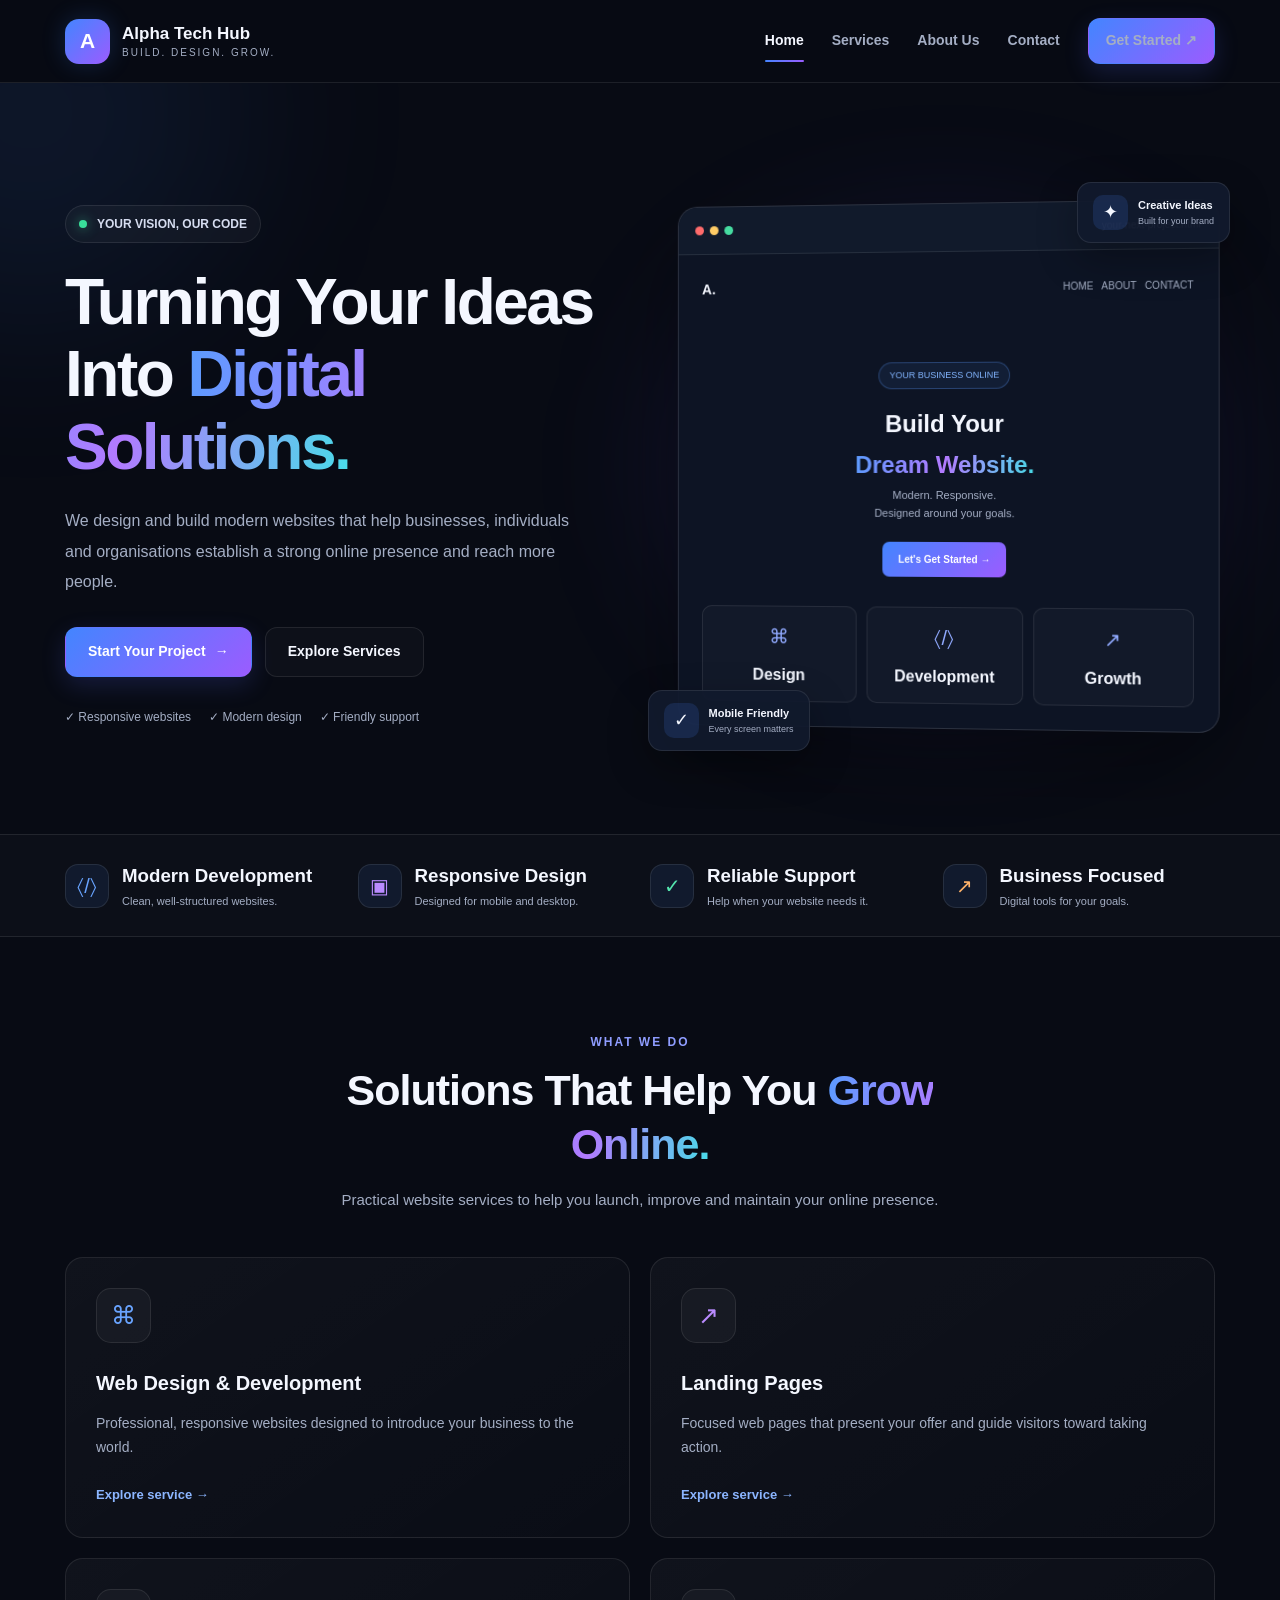
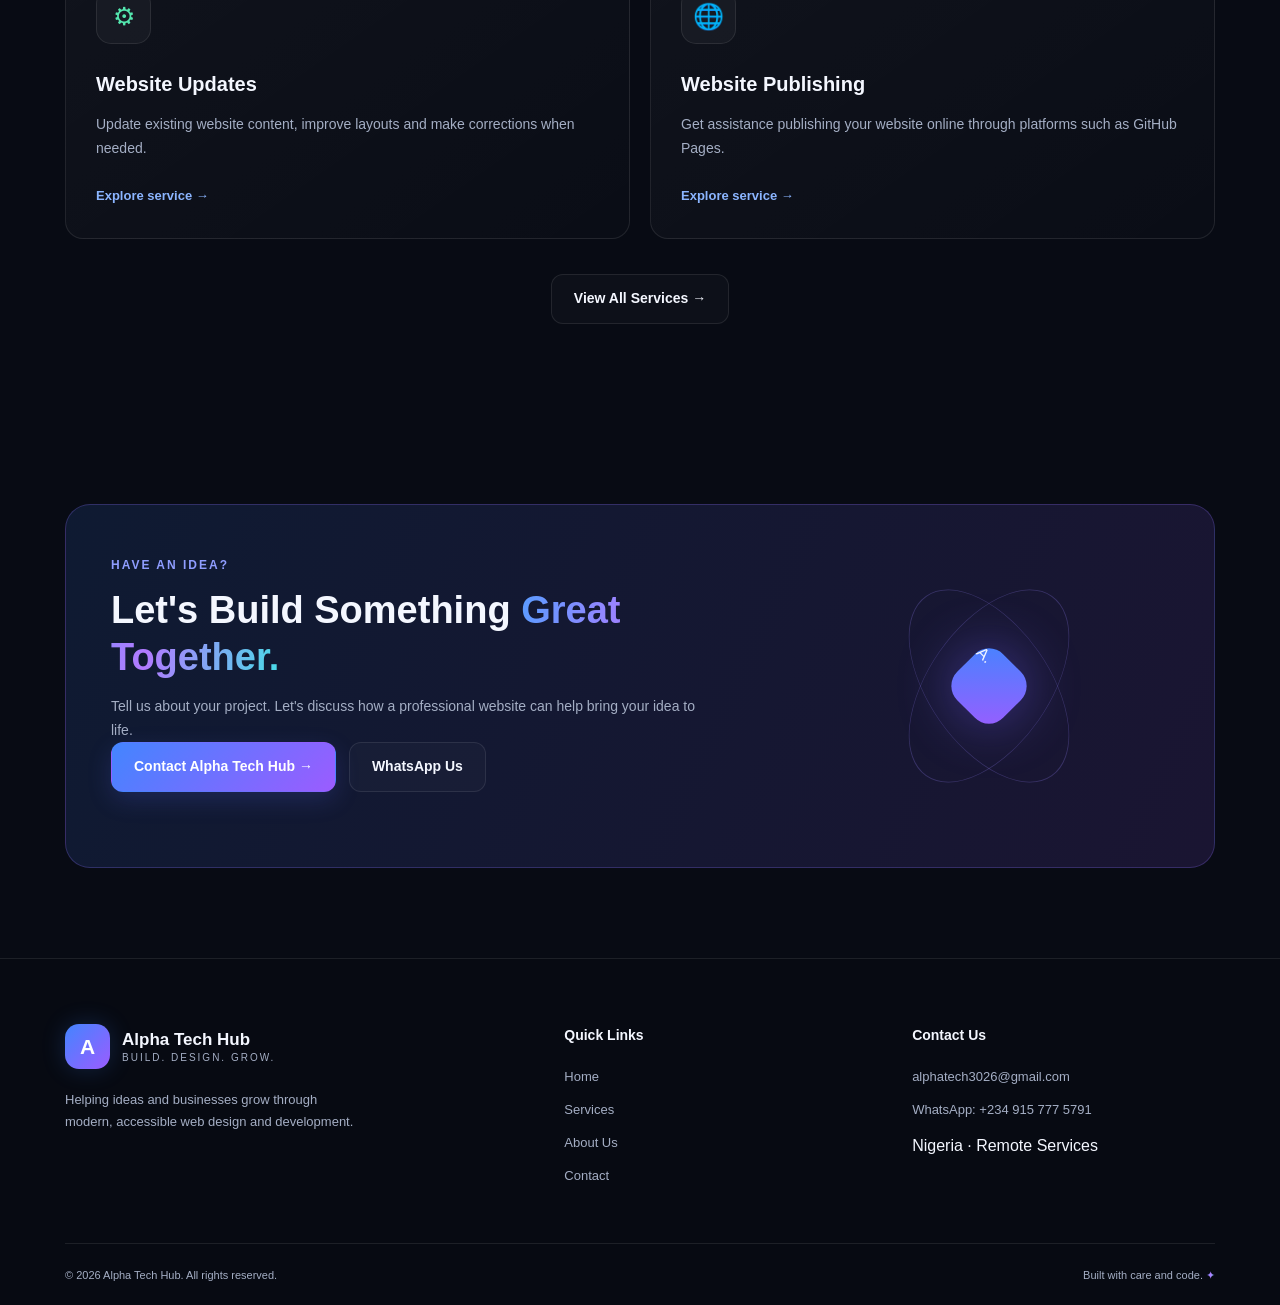
<file: index.html>
<!DOCTYPE html>
<html lang="en">
<head>
  <meta charset="UTF-8">
  <meta name="viewport" content="width=device-width, initial-scale=1.0">

  <title>Alpha Tech Hub | Modern Websites & Digital Solutions</title>

  <meta name="description" content="Alpha Tech Hub builds modern, responsive websites, landing pages and digital solutions for businesses, individuals and organisations.">

  <meta name="theme-color" content="#070b19">

  <!-- Shared stylesheet -->
  <link rel="stylesheet" href="style.css">
</head>

<body>

  <!-- ================= HEADER ================= -->
  <header class="site-header">
    <div class="container navbar">

      <a href="index.html" class="brand" aria-label="Alpha Tech Hub home">
        <span class="brand-icon">A</span>
        <span class="brand-text">
          <strong>Alpha Tech Hub</strong>
          <small>BUILD. DESIGN. GROW.</small>
        </span>
      </a>

      <button
        class="menu-toggle"
        id="menuToggle"
        aria-label="Open navigation menu"
        aria-expanded="false"
        aria-controls="navLinks"
        type="button">
        ☰
      </button>

      <nav class="nav-links" id="navLinks">
        <a href="index.html" class="active">Home</a>
        <a href="services.html">Services</a>
        <a href="about.html">About Us</a>
        <a href="contact.html">Contact</a>
        <a
          href="https://wa.me/2349157775791"
          class="btn btn-primary nav-cta"
          target="_blank"
          rel="noopener noreferrer">
          Get Started ↗
        </a>
      </nav>

    </div>
  </header>


  <main>

    <!-- ================= HERO SECTION ================= -->
    <section class="hero section">
      <div class="container hero-grid">

        <div class="hero-content">

          <span class="eyebrow">
            <span class="status-dot"></span>
            YOUR VISION, OUR CODE
          </span>

          <h1>
            Turning Your Ideas Into
            <span class="gradient-text">Digital Solutions.</span>
          </h1>

          <p class="hero-description">
            We design and build modern websites that help businesses,
            individuals and organisations establish a strong online
            presence and reach more people.
          </p>

          <div class="hero-actions">
            <a href="contact.html" class="btn btn-primary">
              Start Your Project <span>→</span>
            </a>

            <a href="services.html" class="btn btn-outline">
              Explore Services
            </a>
          </div>

          <div class="hero-trust">
            <span>✓ Responsive websites</span>
            <span>✓ Modern design</span>
            <span>✓ Friendly support</span>
          </div>

        </div>


        <!-- Decorative website preview -->
        <div class="hero-visual">

          <div class="visual-glow"></div>

          <div class="code-window">

            <div class="window-bar">
              <div class="window-dots">
                <span></span>
                <span></span>
                <span></span>
              </div>
              <span class="window-label">your-next-project.html</span>
            </div>

            <div class="preview-content">

              <div class="preview-nav">
                <span class="preview-logo">A<span>.</span></span>
                <span class="preview-menu">HOME&nbsp;&nbsp; ABOUT&nbsp;&nbsp; CONTACT</span>
              </div>

              <div class="preview-hero">
                <span class="preview-tag">YOUR BUSINESS ONLINE</span>

                <h2>Build Your<br>
                  <span class="gradient-text">Dream Website.</span>
                </h2>

                <p>
                  Modern. Responsive.<br>
                  Designed around your goals.
                </p>

                <div class="preview-button">Let's Get Started →</div>
              </div>

              <div class="preview-cards">
                <div class="preview-card">
                  <span>⌘</span>
                  <strong>Design</strong>
                </div>
                <div class="preview-card">
                  <span>〈/〉</span>
                  <strong>Development</strong>
                </div>
                <div class="preview-card">
                  <span>↗</span>
                  <strong>Growth</strong>
                </div>
              </div>

            </div>
          </div>

          <div class="floating-badge badge-top">
            <span class="floating-icon">✦</span>
            <span>
              <strong>Creative Ideas</strong>
              <small>Built for your brand</small>
            </span>
          </div>

          <div class="floating-badge badge-bottom">
            <span class="floating-icon">✓</span>
            <span>
              <strong>Mobile Friendly</strong>
              <small>Every screen matters</small>
            </span>
          </div>

        </div>

      </div>
    </section>


    <!-- ================= VALUE STRIP ================= -->
    <section class="feature-strip">
      <div class="container feature-grid">

        <article class="feature-item">
          <span class="feature-icon blue">〈/〉</span>
          <div>
            <h3>Modern Development</h3>
            <p>Clean, well-structured websites.</p>
          </div>
        </article>

        <article class="feature-item">
          <span class="feature-icon purple">▣</span>
          <div>
            <h3>Responsive Design</h3>
            <p>Designed for mobile and desktop.</p>
          </div>
        </article>

        <article class="feature-item">
          <span class="feature-icon green">✓</span>
          <div>
            <h3>Reliable Support</h3>
            <p>Help when your website needs it.</p>
          </div>
        </article>

        <article class="feature-item">
          <span class="feature-icon orange">↗</span>
          <div>
            <h3>Business Focused</h3>
            <p>Digital tools for your goals.</p>
          </div>
        </article>

      </div>
    </section>


    <!-- ================= SERVICES PREVIEW ================= -->
    <section class="section services-preview">
      <div class="container">

        <div class="section-heading">
          <span class="section-label">WHAT WE DO</span>

          <h2>
            Solutions That Help You
            <span class="gradient-text">Grow Online.</span>
          </h2>

          <p>
            Practical website services to help you launch, improve
            and maintain your online presence.
          </p>
        </div>


        <div class="service-grid">

          <article class="service-card">
            <div class="service-icon blue">⌘</div>
            <h3>Web Design & Development</h3>
            <p>
              Professional, responsive websites designed to
              introduce your business to the world.
            </p>
            <a href="services.html" class="text-link">
              Explore service →
            </a>
          </article>

          <article class="service-card">
            <div class="service-icon purple">↗</div>
            <h3>Landing Pages</h3>
            <p>
              Focused web pages that present your offer and guide
              visitors toward taking action.
            </p>
            <a href="services.html" class="text-link">
              Explore service →
            </a>
          </article>

          <article class="service-card">
            <div class="service-icon green">⚙</div>
            <h3>Website Updates</h3>
            <p>
              Update existing website content, improve layouts
              and make corrections when needed.
            </p>
            <a href="services.html" class="text-link">
              Explore service →
            </a>
          </article>

          <article class="service-card">
            <div class="service-icon orange">🌐</div>
            <h3>Website Publishing</h3>
            <p>
              Get assistance publishing your website online
              through platforms such as GitHub Pages.
            </p>
            <a href="services.html" class="text-link">
              Explore service →
            </a>
          </article>

        </div>

        <div class="center-action">
          <a href="services.html" class="btn btn-outline">
            View All Services →
          </a>
        </div>

      </div>
    </section>


    <!-- ================= CALL TO ACTION ================= -->
    <section class="section">
      <div class="container">

        <div class="cta-panel">
          <div class="cta-content">
            <span class="section-label">HAVE AN IDEA?</span>

            <h2>
              Let's Build Something
              <span class="gradient-text">Great Together.</span>
            </h2>

            <p>
              Tell us about your project. Let's discuss how a
              professional website can help bring your idea to life.
            </p>

            <div class="hero-actions">
              <a href="contact.html" class="btn btn-primary">
                Contact Alpha Tech Hub →
              </a>

              <a
                href="https://wa.me/2349157775791?text=Hello%20Alpha%20Tech%20Hub%2C%20I%20would%20like%20to%20discuss%20a%20website%20project."
                class="btn btn-outline"
                target="_blank"
                rel="noopener noreferrer">
                WhatsApp Us
              </a>
            </div>
          </div>

          <div class="cta-decoration" aria-hidden="true">
            <div class="orbit orbit-one"></div>
            <div class="orbit orbit-two"></div>
            <div class="orbit-core">A<span>.</span></div>
          </div>
        </div>

      </div>
    </section>

  </main>


  <!-- ================= FOOTER ================= -->
  <footer class="site-footer">
    <div class="container">

      <div class="footer-main">

        <div class="footer-brand">
          <a href="index.html" class="brand">
            <span class="brand-icon">A</span>
            <span class="brand-text">
              <strong>Alpha Tech Hub</strong>
              <small>BUILD. DESIGN. GROW.</small>
            </span>
          </a>

          <p>
            Helping ideas and businesses grow through modern,
            accessible web design and development.
          </p>
        </div>

        <div class="footer-column">
          <h3>Quick Links</h3>
          <a href="index.html">Home</a>
          <a href="services.html">Services</a>
          <a href="about.html">About Us</a>
          <a href="contact.html">Contact</a>
        </div>

        <div class="footer-column">
          <h3>Contact Us</h3>

          <a href="mailto:alphatech3026@gmail.com">
            alphatech3026@gmail.com
          </a>

          <a
            href="https://wa.me/2349157775791"
            target="_blank"
            rel="noopener noreferrer">
            WhatsApp: +234 915 777 5791
          </a>

          <span>Nigeria · Remote Services</span>
        </div>

      </div>

      <div class="footer-bottom">
        <p>
          © <span id="currentYear"></span> Alpha Tech Hub.
          All rights reserved.
        </p>
        <p>Built with care and code. <span class="gradient-text">✦</span></p>
      </div>

    </div>
  </footer>


  <!-- ================= JAVASCRIPT ================= -->
  <script>
    const menuToggle = document.getElementById("menuToggle");
    const navLinks = document.getElementById("navLinks");

    menuToggle.addEventListener("click", function () {
      const isOpen = navLinks.classList.toggle("show");

      menuToggle.setAttribute("aria-expanded", isOpen);
      menuToggle.setAttribute(
        "aria-label",
        isOpen ? "Close navigation menu" : "Open navigation menu"
      );

      menuToggle.textContent = isOpen ? "✕" : "☰";
    });

    // Close the mobile menu after selecting a link.
    navLinks.querySelectorAll("a").forEach(function (link) {
      link.addEventListener("click", function () {
        navLinks.classList.remove("show");
        menuToggle.setAttribute("aria-expanded", "false");
        menuToggle.setAttribute("aria-label", "Open navigation menu");
        menuToggle.textContent = "☰";
      });
    });

    // Display the current year automatically.
    document.getElementById("currentYear").textContent =
      new Date().getFullYear();
  </script>

</body>
</html>
</file>
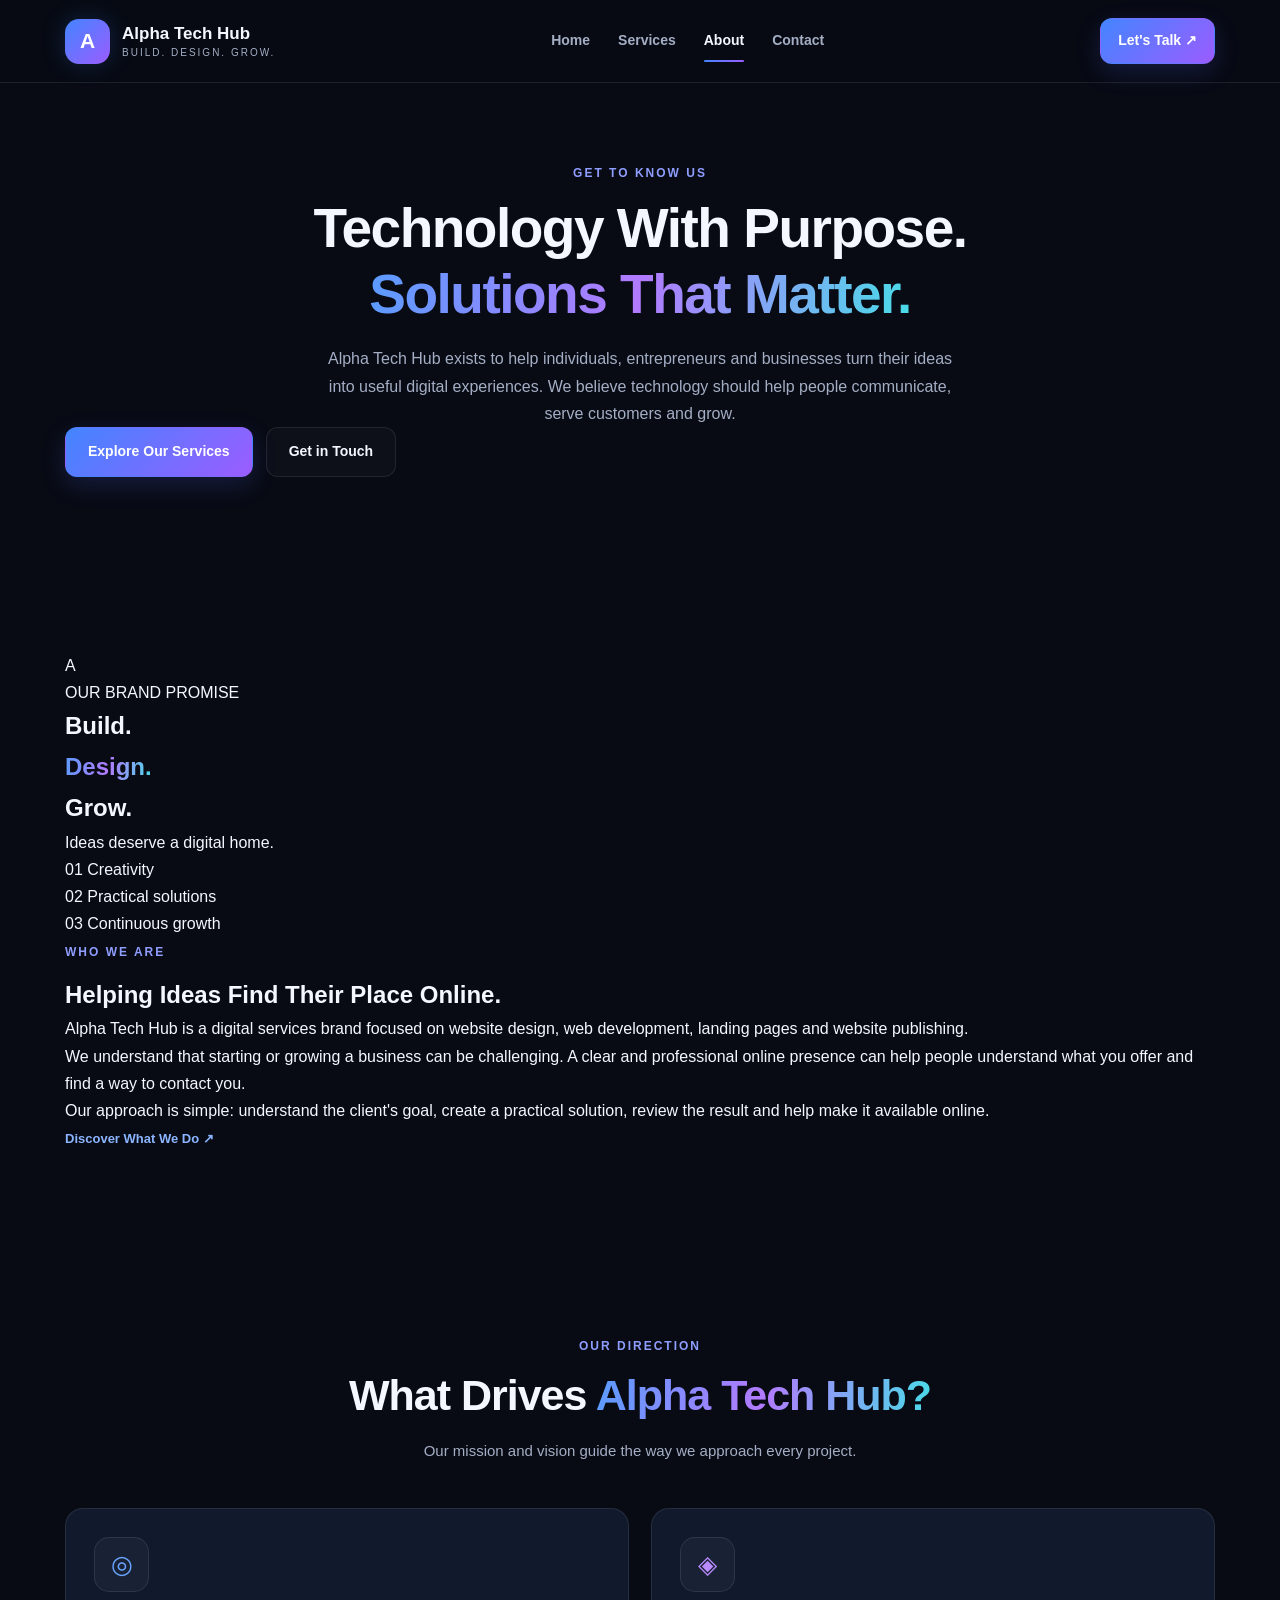
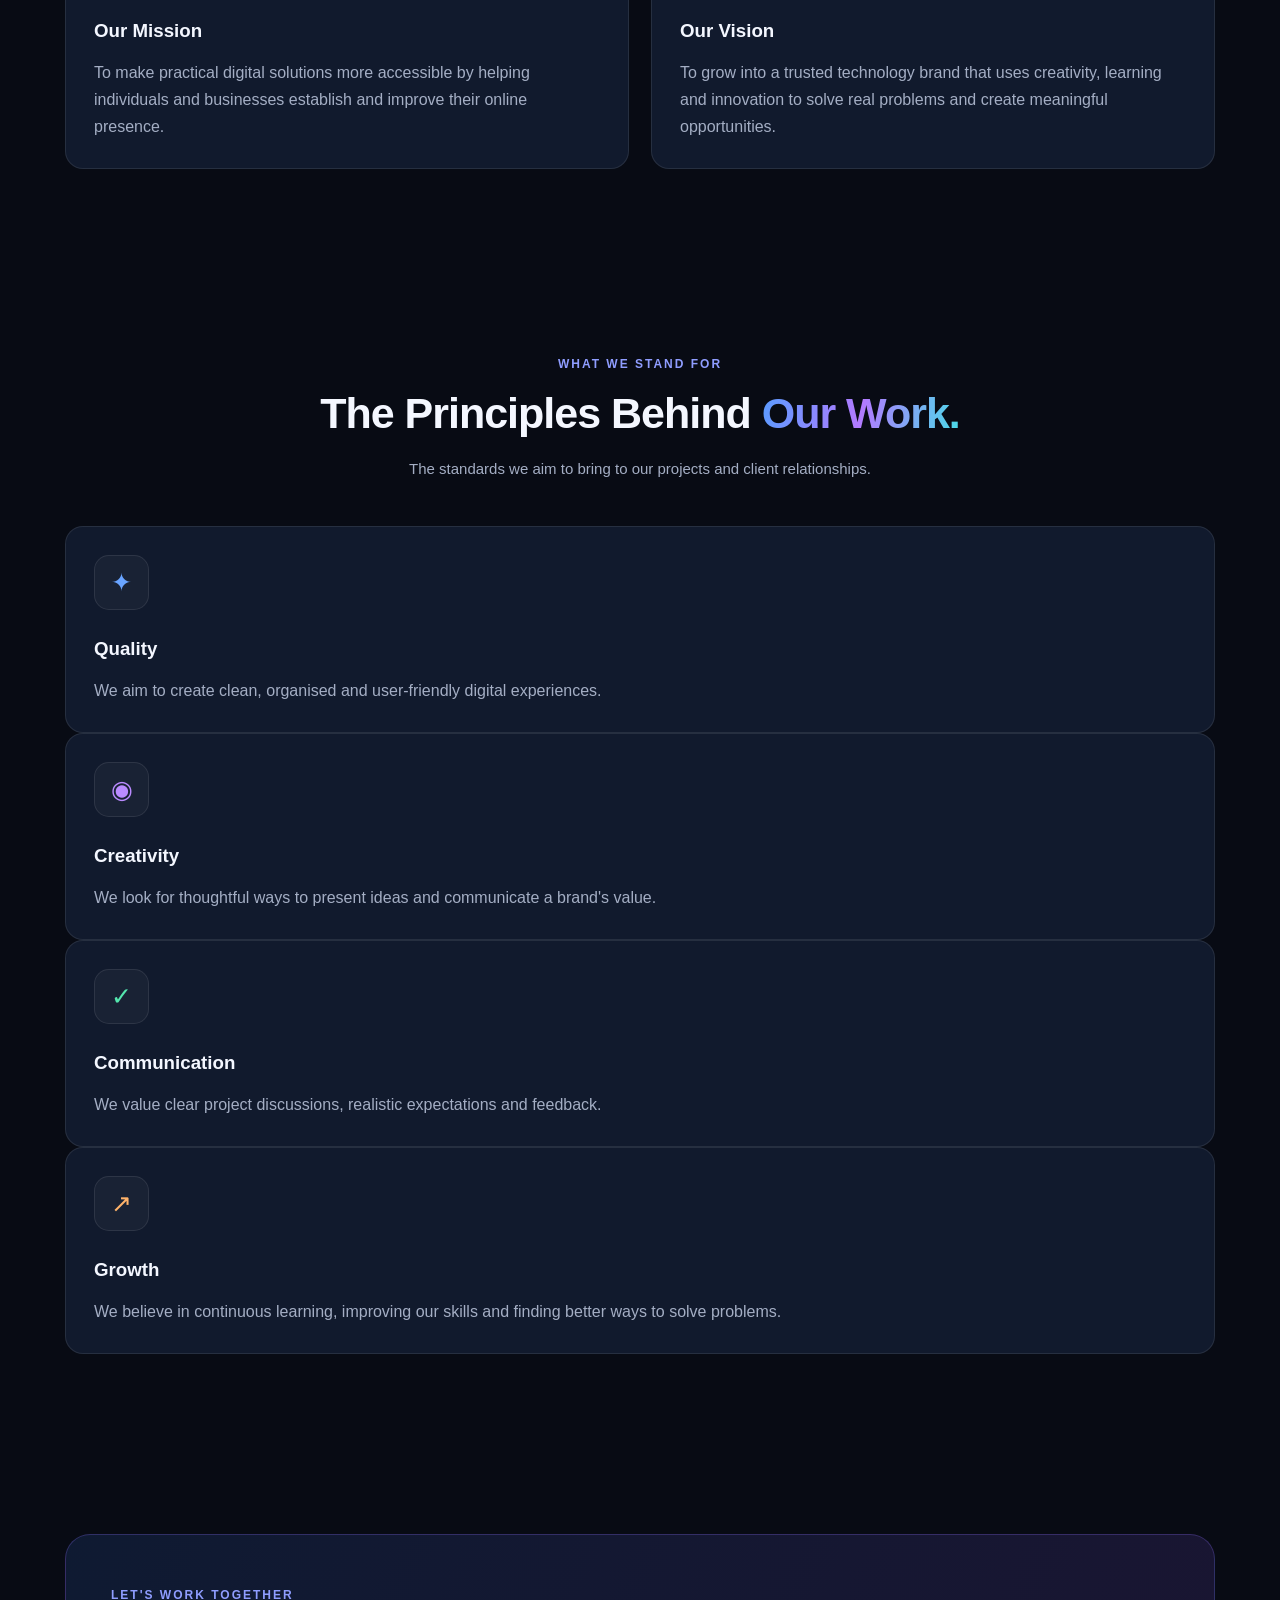
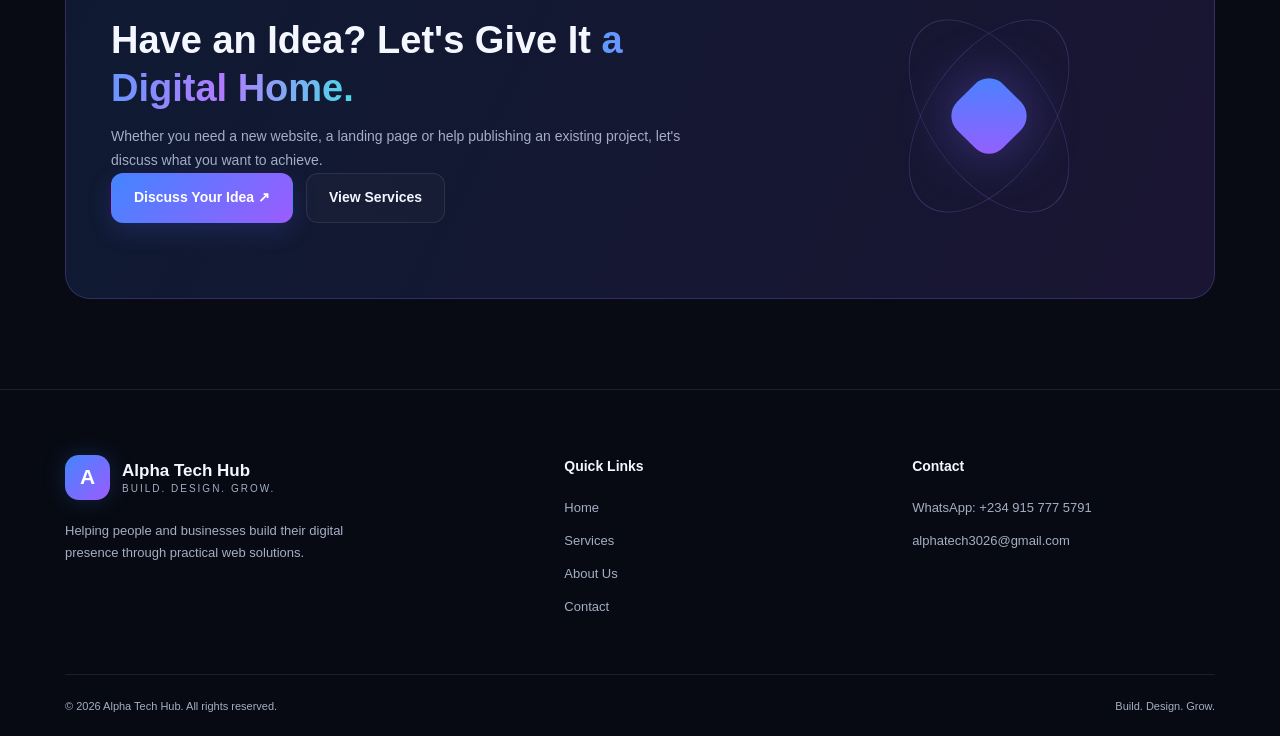
<file: about.html>
<!DOCTYPE html>
<html lang="en">
<head>
    <meta charset="UTF-8">
    <meta name="viewport" content="width=device-width, initial-scale=1.0">

    <meta name="description" content="Learn about Alpha Tech Hub, our mission, values and approach to helping individuals and businesses build their digital presence.">

    <title>About Us | Alpha Tech Hub</title>

    <link rel="stylesheet" href="style.css">
</head>

<body>

    <!-- HEADER -->
    <header class="site-header">
        <div class="container navbar">

            <a href="index.html" class="brand">
                <span class="brand-icon">A</span>
                <span class="brand-text">
                    Alpha Tech Hub
                    <small>Build. Design. Grow.</small>
                </span>
            </a>

            <button
                class="menu-toggle"
                id="menuToggle"
                aria-label="Open navigation menu"
                aria-expanded="false"
                aria-controls="navLinks"
            >
                ☰
            </button>

            <nav class="nav-links" id="navLinks">
                <a href="index.html">Home</a>
                <a href="services.html">Services</a>
                <a href="about.html" class="active">About</a>
                <a href="contact.html">Contact</a>
            </nav>

            <a
                href="https://wa.me/2349157775791"
                class="btn btn-primary nav-cta"
                target="_blank"
                rel="noopener noreferrer"
            >
                Let's Talk ↗
            </a>

        </div>
    </header>


    <main>

        <!-- ABOUT HERO -->
        <section class="page-hero about-hero">
            <div class="container">

                <span class="section-label">
                    GET TO KNOW US
                </span>

                <h1>
                    Technology With Purpose.
                    <span class="gradient-text">
                        Solutions That Matter.
                    </span>
                </h1>

                <p>
                    Alpha Tech Hub exists to help individuals,
                    entrepreneurs and businesses turn their ideas
                    into useful digital experiences.
                    We believe technology should help people
                    communicate, serve customers and grow.
                </p>

                <div class="hero-actions about-hero-actions">

                    <a href="services.html"
                       class="btn btn-primary">
                        Explore Our Services
                    </a>

                    <a href="contact.html"
                       class="btn btn-outline">
                        Get in Touch
                    </a>

                </div>

            </div>
        </section>


        <!-- WHO WE ARE -->
        <section class="section">
            <div class="container about-intro-grid">

                <div class="about-visual">

                    <div class="about-visual-glow"></div>

                    <div class="about-brand-card">

                        <div class="about-large-logo">
                            A
                        </div>

                        <p class="about-mini-label">
                            OUR BRAND PROMISE
                        </p>

                        <h2>
                            Build.<br>
                            <span class="gradient-text">Design.</span><br>
                            Grow.
                        </h2>

                        <p class="about-visual-description">
                            Ideas deserve a digital home.
                        </p>

                        <div class="about-card-line"></div>

                        <div class="about-code">
                            <span>01</span> Creativity<br>
                            <span>02</span> Practical solutions<br>
                            <span>03</span> Continuous growth
                        </div>

                    </div>

                </div>


                <div class="about-copy">

                    <span class="section-label">
                        WHO WE ARE
                    </span>

                    <h2>
                        Helping Ideas Find
                        Their Place Online.
                    </h2>

                    <p>
                        Alpha Tech Hub is a digital services brand
                        focused on website design, web development,
                        landing pages and website publishing.
                    </p>

                    <p>
                        We understand that starting or growing a
                        business can be challenging. A clear and
                        professional online presence can help people
                        understand what you offer and find a way to
                        contact you.
                    </p>

                    <p>
                        Our approach is simple: understand the
                        client's goal, create a practical solution,
                        review the result and help make it available
                        online.
                    </p>

                    <a href="services.html"
                       class="text-link">
                        Discover What We Do ↗
                    </a>

                </div>

            </div>
        </section>


        <!-- MISSION AND VISION -->
        <section class="section about-mission-section">
            <div class="container">

                <div class="section-heading">

                    <span class="section-label">
                        OUR DIRECTION
                    </span>

                    <h2>
                        What Drives
                        <span class="gradient-text">
                            Alpha Tech Hub?
                        </span>
                    </h2>

                    <p>
                        Our mission and vision guide the way we
                        approach every project.
                    </p>

                </div>


                <div class="content-grid">

                    <article class="content-card about-value-card">

                        <div class="service-icon blue">
                            ◎
                        </div>

                        <h3>Our Mission</h3>

                        <p>
                            To make practical digital solutions
                            more accessible by helping individuals
                            and businesses establish and improve
                            their online presence.
                        </p>

                    </article>


                    <article class="content-card about-value-card">

                        <div class="service-icon purple">
                            ◈
                        </div>

                        <h3>Our Vision</h3>

                        <p>
                            To grow into a trusted technology brand
                            that uses creativity, learning and
                            innovation to solve real problems
                            and create meaningful opportunities.
                        </p>

                    </article>

                </div>

            </div>
        </section>


        <!-- CORE VALUES -->
        <section class="section">
            <div class="container">

                <div class="section-heading">

                    <span class="section-label">
                        WHAT WE STAND FOR
                    </span>

                    <h2>
                        The Principles Behind
                        <span class="gradient-text">
                            Our Work.
                        </span>
                    </h2>

                    <p>
                        The standards we aim to bring to our
                        projects and client relationships.
                    </p>

                </div>


                <div class="about-values-grid">

                    <article class="content-card about-value-card">

                        <div class="service-icon blue">
                            ✦
                        </div>

                        <h3>Quality</h3>

                        <p>
                            We aim to create clean, organised and
                            user-friendly digital experiences.
                        </p>

                    </article>


                    <article class="content-card about-value-card">

                        <div class="service-icon purple">
                            ◉
                        </div>

                        <h3>Creativity</h3>

                        <p>
                            We look for thoughtful ways to present
                            ideas and communicate a brand's value.
                        </p>

                    </article>


                    <article class="content-card about-value-card">

                        <div class="service-icon green">
                            ✓
                        </div>

                        <h3>Communication</h3>

                        <p>
                            We value clear project discussions,
                            realistic expectations and feedback.
                        </p>

                    </article>


                    <article class="content-card about-value-card">

                        <div class="service-icon orange">
                            ↗
                        </div>

                        <h3>Growth</h3>

                        <p>
                            We believe in continuous learning,
                            improving our skills and finding
                            better ways to solve problems.
                        </p>

                    </article>

                </div>

            </div>
        </section>


        <!-- HOW WE APPROACH PROJECTS -->
        <section class="section">
            <div class="container">

                <div class="cta-panel">

                    <div class="cta-content">

                        <span class="section-label">
                            LET'S WORK TOGETHER
                        </span>

                        <h2>
                            Have an Idea?
                            Let's Give It
                            <span class="gradient-text">
                                a Digital Home.
                            </span>
                        </h2>

                        <p>
                            Whether you need a new website, a
                            landing page or help publishing an
                            existing project, let's discuss
                            what you want to achieve.
                        </p>

                        <div class="hero-actions about-cta-actions">

                            <a
                                href="https://wa.me/2349157775791?text=Hello%20Alpha%20Tech%20Hub%2C%20I%20would%20like%20to%20discuss%20a%20project."
                                class="btn btn-primary"
                                target="_blank"
                                rel="noopener noreferrer"
                            >
                                Discuss Your Idea ↗
                            </a>

                            <a href="services.html"
                               class="btn btn-outline">
                                View Services
                            </a>

                        </div>

                    </div>

                    <div class="cta-decoration" aria-hidden="true">
                        <div class="orbit orbit-one"></div>
                        <div class="orbit orbit-two"></div>
                        <div class="orbit-core"></div>
                    </div>

                </div>

            </div>
        </section>

    </main>


    <!-- FOOTER -->
    <footer class="site-footer">
        <div class="container">

            <div class="footer-main">

                <div class="footer-brand">

                    <a href="index.html" class="brand">
                        <span class="brand-icon">A</span>
                        <span class="brand-text">
                            Alpha Tech Hub
                            <small>Build. Design. Grow.</small>
                        </span>
                    </a>

                    <p>
                        Helping people and businesses build
                        their digital presence through practical
                        web solutions.
                    </p>

                </div>


                <div class="footer-column">

                    <h3>Quick Links</h3>

                    <a href="index.html">Home</a>
                    <a href="services.html">Services</a>
                    <a href="about.html">About Us</a>
                    <a href="contact.html">Contact</a>

                </div>


                <div class="footer-column">

                    <h3>Contact</h3>

                    <a
                        href="https://wa.me/2349157775791"
                        target="_blank"
                        rel="noopener noreferrer"
                    >
                        WhatsApp: +234 915 777 5791
                    </a>

                    <a href="mailto:alphatech3026@gmail.com">
                        alphatech3026@gmail.com
                    </a>

                </div>

            </div>


            <div class="footer-bottom">

                <p>
                    &copy; <span id="year"></span>
                    Alpha Tech Hub. All rights reserved.
                </p>

                <p>Build. Design. Grow.</p>

            </div>

        </div>
    </footer>


    <!-- MOBILE MENU AND COPYRIGHT YEAR -->
    <script>
        const menuToggle = document.getElementById("menuToggle");
        const navLinks = document.getElementById("navLinks");

        menuToggle.addEventListener("click", function () {
            const isOpen = navLinks.classList.toggle("show");

            menuToggle.setAttribute(
                "aria-expanded",
                String(isOpen)
            );

            menuToggle.setAttribute(
                "aria-label",
                isOpen ? "Close navigation menu" : "Open navigation menu"
            );

            menuToggle.textContent = isOpen ? "✕" : "☰";
        });

        navLinks.querySelectorAll("a").forEach(function (link) {
            link.addEventListener("click", function () {
                navLinks.classList.remove("show");
                menuToggle.setAttribute("aria-expanded", "false");
                menuToggle.setAttribute("aria-label", "Open navigation menu");
                menuToggle.textContent = "☰";
            });
        });

        document.getElementById("year").textContent =
            new Date().getFullYear();
    </script>

</body>
</html>
</file>
<file: style.css>
/* =========================================
   ALPHA TECH HUB
   Tagline: Build. Design. Grow.
   Main Stylesheet
========================================= */

/* 1. GLOBAL SETTINGS */

:root {
    --bg: #080b14;
    --bg-light: #0e1424;
    --card: #111a2d;
    --card-hover: #16223a;

    --primary: #4385ff;
    --secondary: #9b5cff;
    --accent: #25d9e8;

    --text: #f4f7ff;
    --muted: #a4aec4;
    --border: rgba(255, 255, 255, 0.09);

    --gradient: linear-gradient(
        135deg,
        #4385ff,
        #9b5cff
    );

    --radius: 18px;
    --container: 1150px;
    --transition: 0.3s ease;
}

* {
    margin: 0;
    padding: 0;
    box-sizing: border-box;
}

html {
    scroll-behavior: smooth;
    scroll-padding-top: 90px;
}

body {
    background: var(--bg);
    color: var(--text);
    font-family: Arial, Helvetica, sans-serif;
    line-height: 1.7;
    overflow-x: hidden;
}

body,
button,
input,
textarea {
    font-family: Arial, Helvetica, sans-serif;
}

a {
    color: inherit;
    text-decoration: none;
}

button {
    cursor: pointer;
}

img {
    display: block;
    max-width: 100%;
}

.container {
    width: min(
        var(--container),
        calc(100% - 40px)
    );
    margin-inline: auto;
}

.section {
    padding: 90px 0;
}


/* 2. HEADER AND NAVIGATION */

.site-header {
    position: sticky;
    top: 0;
    z-index: 1000;
    background: rgba(8, 11, 20, 0.92);
    border-bottom: 1px solid var(--border);
    backdrop-filter: blur(16px);
    -webkit-backdrop-filter: blur(16px);
}

.navbar {
    min-height: 82px;
    display: flex;
    align-items: center;
    justify-content: space-between;
    gap: 24px;
}

.brand {
    display: inline-flex;
    align-items: center;
    gap: 12px;
    flex-shrink: 0;
}

.brand-icon {
    width: 45px;
    height: 45px;
    display: grid;
    place-items: center;
    border-radius: 14px;
    background: var(--gradient);
    color: #ffffff;
    font-size: 21px;
    font-weight: 900;
    box-shadow: 0 0 25px rgba(67, 133, 255, 0.2);
}

.brand-text {
    display: flex;
    flex-direction: column;
    font-size: 17px;
    font-weight: 800;
    line-height: 1.3;
}

.brand-text small {
    color: var(--muted);
    font-size: 10px;
    font-weight: 500;
    letter-spacing: 2px;
    text-transform: uppercase;
}

.nav-links {
    display: flex;
    align-items: center;
    gap: 28px;
}

.nav-links a {
    color: var(--muted);
    font-size: 14px;
    font-weight: 600;
    transition: color var(--transition);
}

.nav-links a:hover,
.nav-links a.active {
    color: var(--text);
}

.nav-links a.active {
    position: relative;
}

.nav-links a.active::after {
    content: "";
    position: absolute;
    left: 0;
    right: 0;
    bottom: -9px;
    height: 2px;
    border-radius: 5px;
    background: var(--gradient);
}

.menu-toggle {
    display: none;
    width: 44px;
    height: 44px;
    border: 1px solid var(--border);
    border-radius: 12px;
    background: var(--card);
    color: var(--text);
    font-size: 23px;
}


/* 3. BUTTONS */

.btn {
    min-height: 48px;
    padding: 12px 22px;
    display: inline-flex;
    align-items: center;
    justify-content: center;
    gap: 9px;
    border: 1px solid transparent;
    border-radius: 12px;
    font-size: 14px;
    font-weight: 700;
    text-align: center;
    transition:
        transform var(--transition),
        background var(--transition),
        box-shadow var(--transition);
}

.btn:hover {
    transform: translateY(-3px);
}

.btn-primary {
    background: var(--gradient);
    color: #ffffff;
    box-shadow: 0 8px 25px rgba(90, 105, 255, 0.18);
}

.btn-primary:hover {
    box-shadow: 0 12px 32px rgba(90, 105, 255, 0.3);
}

.btn-outline {
    background: rgba(255, 255, 255, 0.025);
    border-color: var(--border);
    color: var(--text);
}

.btn-outline:hover {
    background: var(--card);
    border-color: rgba(155, 92, 255, 0.6);
}

.nav-cta {
    min-height: 42px;
    padding: 10px 17px;
}


/* 4. HOMEPAGE HERO */

.hero {
    position: relative;
    padding: 95px 0 80px;
    overflow: hidden;
}

.hero::before {
    content: "";
    position: absolute;
    width: 420px;
    height: 420px;
    top: -180px;
    left: -180px;
    border-radius: 50%;
    background: rgba(67, 133, 255, 0.09);
    filter: blur(90px);
    pointer-events: none;
}

.hero-grid {
    position: relative;
    display: grid;
    grid-template-columns: 1fr 1fr;
    align-items: center;
    gap: 65px;
}

.hero-content {
    position: relative;
    z-index: 2;
}

.eyebrow {
    display: inline-flex;
    align-items: center;
    gap: 10px;
    margin-bottom: 23px;
    padding: 8px 13px;
    border: 1px solid var(--border);
    border-radius: 30px;
    background: rgba(255, 255, 255, 0.035);
    color: #d6ddf0;
    font-size: 12px;
    font-weight: 600;
}

.status-dot {
    width: 8px;
    height: 8px;
    flex-shrink: 0;
    border-radius: 50%;
    background: #39df9a;
    box-shadow: 0 0 12px rgba(57, 223, 154, 0.6);
}

.hero h1 {
    max-width: 650px;
    margin-bottom: 23px;
    font-size: clamp(38px, 5vw, 65px);
    font-weight: 850;
    line-height: 1.13;
    letter-spacing: -2.5px;
}

.gradient-text {
    background: linear-gradient(
        100deg,
        #5a9cff,
        #b27aff,
        #48dce8
    );
    -webkit-background-clip: text;
    background-clip: text;
    color: transparent;
}

.hero-description {
    max-width: 510px;
    margin-bottom: 30px;
    color: var(--muted);
    font-size: 16px;
    line-height: 1.9;
}

.hero-actions {
    display: flex;
    flex-wrap: wrap;
    gap: 13px;
    margin-bottom: 30px;
}

.hero-trust {
    display: flex;
    flex-wrap: wrap;
    gap: 18px;
    color: var(--muted);
    font-size: 12px;
}

.hero-trust span {
    display: inline-flex;
    align-items: center;
    gap: 7px;
}

.hero-trust span::first-letter {
    color: #54e6ae;
}


/* 5. WEBSITE PREVIEW MOCKUP */

.hero-visual {
    position: relative;
    min-width: 0;
    padding: 25px 0;
}

.visual-glow {
    position: absolute;
    inset: 15% 5%;
    border-radius: 50%;
    background: rgba(103, 76, 255, 0.2);
    filter: blur(80px);
}

.code-window {
    position: relative;
    z-index: 1;
    overflow: hidden;
    border: 1px solid rgba(255, 255, 255, 0.13);
    border-radius: 20px;
    background: #0d1424;
    box-shadow: 0 35px 90px rgba(0, 0, 0, 0.4);
    transform: perspective(1200px) rotateY(-4deg);
}

.window-bar {
    min-height: 48px;
    display: flex;
    align-items: center;
    justify-content: space-between;
    gap: 12px;
    padding: 0 17px;
    border-bottom: 1px solid var(--border);
    background: #111a2b;
}

.window-dots {
    display: flex;
    gap: 6px;
}

.window-dots span {
    width: 9px;
    height: 9px;
    border-radius: 50%;
    background: #ff6b6b;
}

.window-dots span:nth-child(2) {
    background: #ffcc66;
}

.window-dots span:nth-child(3) {
    background: #46dca1;
}

.window-label {
    color: var(--muted);
    font-size: 10px;
}

.preview-content {
    padding: 24px;
}

.preview-nav {
    display: flex;
    align-items: center;
    justify-content: space-between;
    gap: 10px;
    margin-bottom: 34px;
}

.preview-logo {
    font-size: 14px;
    font-weight: 800;
}

.preview-menu {
    color: var(--muted);
    font-size: 10px;
}

.preview-hero {
    padding: 25px 10px 30px;
    text-align: center;
}

.preview-tag {
    display: inline-block;
    margin-bottom: 15px;
    padding: 5px 10px;
    border: 1px solid rgba(90, 156, 255, 0.3);
    border-radius: 20px;
    background: rgba(90, 156, 255, 0.08);
    color: #83b5ff;
    font-size: 9px;
}

.preview-hero h3 {
    margin-bottom: 12px;
    font-size: clamp(23px, 3vw, 35px);
    line-height: 1.25;
}

.preview-hero p {
    max-width: 290px;
    margin: 0 auto 19px;
    color: var(--muted);
    font-size: 11px;
}

.preview-button {
    display: inline-block;
    padding: 9px 16px;
    border-radius: 7px;
    background: var(--gradient);
    color: #fff;
    font-size: 10px;
    font-weight: 700;
}

.preview-cards {
    display: grid;
    grid-template-columns: repeat(3, minmax(0, 1fr));
    gap: 10px;
}

.preview-card {
    min-height: 85px;
    padding: 13px 8px;
    border: 1px solid var(--border);
    border-radius: 10px;
    background: rgba(255, 255, 255, 0.025);
    text-align: center;
}

.preview-card span {
    display: block;
    margin-bottom: 8px;
    color: #91aaff;
    font-size: 20px;
}

.preview-card p {
    color: #dce4f6;
    font-size: 9px;
}

.floating-badge {
    position: absolute;
    z-index: 2;
    display: flex;
    align-items: center;
    gap: 10px;
    padding: 12px 15px;
    border: 1px solid var(--border);
    border-radius: 14px;
    background: rgba(17, 26, 45, 0.95);
    box-shadow: 0 15px 40px rgba(0, 0, 0, 0.3);
}

.badge-top {
    top: 4px;
    right: -15px;
}

.badge-bottom {
    bottom: 3px;
    left: -25px;
}

.floating-icon {
    width: 35px;
    height: 35px;
    display: grid;
    place-items: center;
    border-radius: 10px;
    background: rgba(67, 133, 255, 0.15);
    font-size: 18px;
}

.floating-badge strong {
    display: block;
    font-size: 11px;
}

.floating-badge small {
    display: block;
    color: var(--muted);
    font-size: 9px;
}


/* 6. FEATURE STRIP */

.feature-strip {
    padding: 25px 0;
    border-top: 1px solid var(--border);
    border-bottom: 1px solid var(--border);
    background: rgba(255, 255, 255, 0.015);
}

.feature-grid {
    display: grid;
    grid-template-columns: repeat(4, minmax(0, 1fr));
    gap: 20px;
}

.feature-item {
    display: flex;
    align-items: center;
    gap: 13px;
}

.feature-icon {
    width: 44px;
    height: 44px;
    display: grid;
    place-items: center;
    flex-shrink: 0;
    border: 1px solid var(--border);
    border-radius: 13px;
    background: var(--card);
    font-size: 20px;
}

.feature-item strong {
    display: block;
    font-size: 13px;
}

.feature-item p {
    color: var(--muted);
    font-size: 11px;
}


/* 7. ICON COLOR VARIANTS */

.blue {
    color: #69a4ff;
}

.purple {
    color: #ba8bff;
}

.green {
    color: #54e6ae;
}

.orange {
    color: #ffb36a;
}


/* 8. SECTION HEADINGS */

.section-heading {
    max-width: 680px;
    margin: 0 auto 45px;
    text-align: center;
}

.section-label {
    display: inline-block;
    margin-bottom: 12px;
    color: #8f9dff;
    font-size: 12px;
    font-weight: 800;
    letter-spacing: 2px;
    text-transform: uppercase;
}

.section-heading h2 {
    margin-bottom: 15px;
    font-size: clamp(29px, 4vw, 43px);
    line-height: 1.25;
    letter-spacing: -1px;
}

.section-heading p {
    color: var(--muted);
    font-size: 15px;
}


/* 9. SERVICE CARDS */

.services-preview {
    position: relative;
}

.service-grid {
    display: grid;
    grid-template-columns: repeat(2, minmax(0, 1fr));
    gap: 20px;
}

.service-card {
    padding: 30px;
    border: 1px solid var(--border);
    border-radius: var(--radius);
    background: linear-gradient(
        145deg,
        rgba(255, 255, 255, 0.035),
        rgba(255, 255, 255, 0.012)
    );
    transition:
        transform var(--transition),
        border-color var(--transition),
        background var(--transition);
}

.service-card:hover {
    transform: translateY(-6px);
    border-color: rgba(100, 135, 255, 0.4);
    background: var(--card);
}

.service-icon {
    width: 55px;
    height: 55px;
    display: grid;
    place-items: center;
    margin-bottom: 23px;
    border: 1px solid var(--border);
    border-radius: 15px;
    background: rgba(255, 255, 255, 0.035);
    font-size: 25px;
}

.service-card h3 {
    margin-bottom: 12px;
    font-size: 20px;
}

.service-card p {
    margin-bottom: 20px;
    color: var(--muted);
    font-size: 14px;
}

.text-link {
    display: inline-flex;
    align-items: center;
    gap: 8px;
    color: #8bb5ff;
    font-size: 13px;
    font-weight: 700;
    transition: gap var(--transition);
}

.text-link:hover {
    gap: 13px;
}

.center-action {
    display: flex;
    justify-content: center;
    margin-top: 35px;
}


/* 10. CALL-TO-ACTION PANEL */

.cta-panel {
    position: relative;
    display: flex;
    align-items: center;
    justify-content: space-between;
    gap: 30px;
    overflow: hidden;
    padding: 45px;
    border: 1px solid rgba(139, 111, 255, 0.25);
    border-radius: 25px;
    background: linear-gradient(
        115deg,
        rgba(67, 133, 255, 0.13),
        rgba(155, 92, 255, 0.13)
    );
}

.cta-content {
    position: relative;
    z-index: 2;
    max-width: 600px;
}

.cta-content h2 {
    margin-bottom: 13px;
    font-size: clamp(27px, 4vw, 38px);
    line-height: 1.25;
}

.cta-content p {
    color: var(--muted);
    font-size: 14px;
}

.cta-decoration {
    position: absolute;
    top: 50%;
    right: 10%;
    width: 220px;
    height: 220px;
    transform: translateY(-50%);
}

.orbit {
    position: absolute;
    inset: 0;
    border: 1px solid rgba(151, 133, 255, 0.25);
    border-radius: 50%;
}

.orbit-one {
    transform: rotate(35deg) scaleX(0.55);
}

.orbit-two {
    transform: rotate(-35deg) scaleX(0.55);
}

.orbit-core {
    position: absolute;
    top: 50%;
    left: 50%;
    width: 65px;
    height: 65px;
    border-radius: 20px;
    background: var(--gradient);
    box-shadow: 0 0 55px rgba(115, 95, 255, 0.45);
    transform: translate(-50%, -50%) rotate(45deg);
}


/* 11. FOOTER */

.site-footer {
    padding: 65px 0 20px;
    border-top: 1px solid var(--border);
    background: #070a12;
}

.footer-main {
    display: grid;
    grid-template-columns: 1.5fr 1fr 1fr;
    gap: 45px;
    padding-bottom: 45px;
}

.footer-brand p {
    max-width: 300px;
    margin-top: 20px;
    color: var(--muted);
    font-size: 13px;
}

.footer-column h3 {
    margin-bottom: 18px;
    font-size: 14px;
}

.footer-column a,
.footer-column p {
    display: block;
    margin-bottom: 11px;
    color: var(--muted);
    font-size: 13px;
    overflow-wrap: anywhere;
    transition: color var(--transition);
}

.footer-column a:hover {
    color: var(--text);
}

.footer-bottom {
    display: flex;
    align-items: center;
    justify-content: space-between;
    flex-wrap: wrap;
    gap: 12px;
    padding-top: 22px;
    border-top: 1px solid var(--border);
    color: var(--muted);
    font-size: 11px;
}


/* 12. GENERAL INNER-PAGE STYLES
   These will also be useful for services,
   about and contact pages. */

.page-hero {
    padding: 75px 0 55px;
    text-align: center;
}

.page-hero h1 {
    max-width: 850px;
    margin: 0 auto 18px;
    font-size: clamp(35px, 5vw, 55px);
    line-height: 1.2;
    letter-spacing: -1.5px;
}

.page-hero p {
    max-width: 650px;
    margin: 0 auto;
    color: var(--muted);
}

.content-card {
    padding: 28px;
    border: 1px solid var(--border);
    border-radius: var(--radius);
    background: var(--card);
}

.content-card h2,
.content-card h3 {
    margin-bottom: 12px;
}

.content-card p {
    color: var(--muted);
}

.content-grid {
    display: grid;
    grid-template-columns: repeat(2, minmax(0, 1fr));
    gap: 22px;
}


/* 13. CONTACT FORMS */

.contact-grid {
    display: grid;
    grid-template-columns: 0.9fr 1.1fr;
    gap: 35px;
    align-items: start;
}

.contact-form {
    display: grid;
    gap: 18px;
}

.form-group {
    display: grid;
    gap: 8px;
}

.form-group label {
    color: #e4eaff;
    font-size: 13px;
    font-weight: 700;
}

.form-group input,
.form-group textarea,
.form-group select {
    width: 100%;
    padding: 14px 15px;
    border: 1px solid var(--border);
    border-radius: 10px;
    outline: none;
    background: #0b1120;
    color: var(--text);
    font-size: 14px;
    transition: border-color var(--transition);
}

.form-group textarea {
    min-height: 140px;
    resize: vertical;
}

.form-group input:focus,
.form-group textarea:focus,
.form-group select:focus {
    border-color: var(--primary);
}

.form-group input::placeholder,
.form-group textarea::placeholder {
    color: #707d96;
}


/* 14. ACCESSIBILITY AND INTERACTION */

a:focus-visible,
button:focus-visible,
input:focus-visible,
textarea:focus-visible,
select:focus-visible {
    outline: 2px solid var(--accent);
    outline-offset: 4px;
}

::selection {
    background: rgba(100, 120, 255, 0.4);
    color: #ffffff;
}


/* 15. TABLET RESPONSIVENESS */

@media (max-width: 1000px) {
    .nav-links {
        gap: 17px;
    }

    .nav-links a {
        font-size: 12px;
    }

    .hero-grid {
        gap: 35px;
    }

    .hero h1 {
        font-size: 48px;
    }

    .feature-grid {
        grid-template-columns: repeat(2, minmax(0, 1fr));
    }

    .footer-main {
        gap: 28px;
    }

    .badge-top {
        right: -5px;
    }

    .badge-bottom {
        left: -5px;
    }
}


/* 16. MOBILE NAVIGATION AND LAYOUT */

@media (max-width: 760px) {
    .container {
        width: calc(100% - 32px);
    }

    .section {
        padding: 65px 0;
    }

    .navbar {
        min-height: 72px;
        gap: 12px;
    }

    .brand-icon {
        width: 40px;
        height: 40px;
        font-size: 19px;
    }

    .brand-text {
        font-size: 15px;
    }

    .menu-toggle {
        display: grid;
        place-items: center;
        margin-left: auto;
    }

    .nav-cta {
        display: none;
    }

    .nav-links {
        position: absolute;
        top: calc(100% + 1px);
        left: 0;
        right: 0;
        display: none;
        flex-direction: column;
        align-items: stretch;
        gap: 0;
        padding: 12px 20px 20px;
        border-bottom: 1px solid var(--border);
        background: #0b1020;
        box-shadow: 0 20px 35px rgba(0, 0, 0, 0.3);
    }

    .nav-links.show {
        display: flex;
    }

    .nav-links a {
        padding: 13px 8px;
        border-bottom: 1px solid var(--border);
        font-size: 14px;
    }

    .nav-links a:last-child {
        border-bottom: none;
    }

    .nav-links a.active::after {
        display: none;
    }

    .hero {
        padding: 65px 0 55px;
    }

    .hero-grid {
        grid-template-columns: 1fr;
        gap: 35px;
    }

    .hero h1 {
        font-size: clamp(39px, 10vw, 55px);
        letter-spacing: -1.8px;
    }

    .hero-description {
        font-size: 14px;
    }

    .hero-visual {
        margin: 0 5px;
    }

    .code-window {
        transform: none;
    }

    .badge-top {
        top: -8px;
        right: -5px;
    }

    .badge-bottom {
        bottom: -8px;
        left: -5px;
    }

    .feature-grid {
        gap: 22px 14px;
    }

    .feature-item {
        align-items: flex-start;
        gap: 9px;
    }

    .feature-icon {
        width: 38px;
        height: 38px;
        font-size: 17px;
    }

    .feature-item strong {
        font-size: 12px;
    }

    .feature-item p {
        font-size: 10px;
    }

    .service-grid {
        grid-template-columns: 1fr;
    }

    .service-card {
        padding: 25px;
    }

    .cta-panel {
        align-items: flex-start;
        flex-direction: column;
        padding: 30px 24px;
    }

    .cta-decoration {
        right: -100px;
        opacity: 0.5;
    }

    .footer-main {
        grid-template-columns: 1fr 1fr;
        gap: 30px 22px;
    }

    .footer-brand {
        grid-column: 1 / -1;
    }

    .contact-grid {
        grid-template-columns: 1fr;
    }
}


/* 17. SMALL MOBILE PHONES */

@media (max-width: 420px) {
    .container {
        width: calc(100% - 26px);
    }

    .hero h1 {
        font-size: 37px;
    }

    .hero-actions {
        flex-direction: column;
        align-items: stretch;
    }

    .hero-actions .btn {
        width: 100%;
    }

    .preview-content {
        padding: 15px;
    }

    .preview-menu {
        font-size: 8px;
    }

    .preview-card {
        padding: 10px 4px;
    }

    .floating-badge {
        padding: 9px 10px;
    }

    .floating-icon {
        width: 29px;
        height: 29px;
        font-size: 15px;
    }

    .feature-grid {
        grid-template-columns: 1fr 1fr;
    }

    .section-heading h2 {
        font-size: 29px;
    }

    .service-card {
        padding: 22px;
    }

    .footer-main {
        grid-template-columns: 1fr;
    }

    .footer-brand {
        grid-column: auto;
    }

    .footer-bottom {
        align-items: flex-start;
        flex-direction: column;
    }
}


/* 18. REDUCED MOTION PREFERENCE */

@media (prefers-reduced-motion: reduce) {
    html {
        scroll-behavior: auto;
    }

    *,
    *::before,
    *::after {
        transition-duration: 0.01ms !important;
        animation-duration: 0.01ms !important;
    }
}




/* =========================================
   CONTACT PAGE
========================================= */

.contact-hero {
    position: relative;
    overflow: hidden;
}

.contact-hero::before {
    content: "";
    position: absolute;
    top: -130px;
    left: 50%;
    width: 420px;
    height: 320px;
    border-radius: 50%;
    background: rgba(75, 110, 255, 0.13);
    filter: blur(90px);
    transform: translateX(-50%);
    pointer-events: none;
}

.contact-hero .container {
    position: relative;
}

.contact-section {
    padding-top: 35px;
}

.contact-information {
    padding-top: 12px;
}

.contact-information h2,
.contact-form-card h2 {
    margin-bottom: 15px;
    font-size: clamp(27px, 4vw, 36px);
    line-height: 1.3;
}

.contact-intro,
.form-description {
    margin-bottom: 28px;
    color: var(--muted);
    font-size: 14px;
}

.contact-method {
    display: flex;
    align-items: center;
    gap: 16px;
    margin-bottom: 16px;
    padding: 19px;
    border: 1px solid var(--border);
    border-radius: 15px;
    background: rgba(255, 255, 255, 0.025);
    transition:
        background var(--transition),
        border-color var(--transition),
        transform var(--transition);
}

.contact-method:hover {
    transform: translateY(-3px);
    border-color: rgba(100, 135, 255, 0.4);
    background: var(--card);
}

.contact-method-icon {
    width: 49px;
    height: 49px;
    display: grid;
    place-items: center;
    flex-shrink: 0;
    border-radius: 14px;
    font-size: 22px;
    font-weight: 800;
}

.whatsapp-icon {
    background: rgba(37, 211, 102, 0.12);
    color: #40df82;
}

.email-icon {
    background: rgba(115, 130, 255, 0.13);
    color: #9aabff;
}

.contact-method-text {
    display: flex;
    flex-direction: column;
    min-width: 0;
}

.contact-method-text strong {
    margin-bottom: 3px;
    font-size: 14px;
}

.contact-method-text > span {
    color: #e1e7f5;
    font-size: 13px;
    overflow-wrap: anywhere;
}

.contact-method-text small {
    margin-top: 5px;
    color: var(--muted);
    font-size: 11px;
}

.contact-note {
    display: flex;
    align-items: flex-start;
    gap: 14px;
    margin-top: 28px;
    padding: 20px;
    border: 1px solid rgba(100, 135, 255, 0.18);
    border-radius: 15px;
    background: rgba(100, 135, 255, 0.045);
}

.contact-note-icon {
    color: #9e8bff;
    font-size: 22px;
}

.contact-note strong {
    font-size: 13px;
}

.contact-note p {
    margin: 7px 0 12px;
    color: var(--muted);
    font-size: 12px;
}

.contact-form-card {
    padding: 30px;
    border: 1px solid var(--border);
    border-radius: 22px;
    background: linear-gradient(
        145deg,
        rgba(255, 255, 255, 0.04),
        rgba(255, 255, 255, 0.012)
    );
    box-shadow: 0 25px 60px rgba(0, 0, 0, 0.15);
}

.contact-form-card h2 {
    font-size: 27px;
}

.contact-form {
    display: grid;
    gap: 20px;
}

.contact-submit {
    width: 100%;
    border: none;
    font-family: inherit;
}

.form-privacy-note {
    color: var(--muted);
    font-size: 11px;
    line-height: 1.7;
}

.form-status {
    margin-top: 12px;
    color: #83b5ff;
    font-size: 12px;
}

.contact-bottom-actions {
    margin-top: 24px;
    margin-bottom: 0;
}


/* CONTACT PAGE RESPONSIVENESS */

@media (max-width: 760px) {
    .contact-section {
        padding-top: 20px;
    }

    .contact-grid {
        grid-template-columns: 1fr;
        gap: 40px;
    }

    .contact-information {
        padding-top: 0;
    }

    .contact-form-card {
        padding: 23px;
    }

    .contact-bottom-actions {
        align-items: stretch;
        flex-direction: column;
    }

    .contact-bottom-actions .btn {
        width: 100%;
    }
}

@media (max-width: 420px) {
    .contact-method {
        gap: 12px;
        padding: 14px;
    }

    .contact-method-icon {
        width: 42px;
        height: 42px;
    }

    .contact-form-card {
        padding: 19px;
    }
}
</file>
